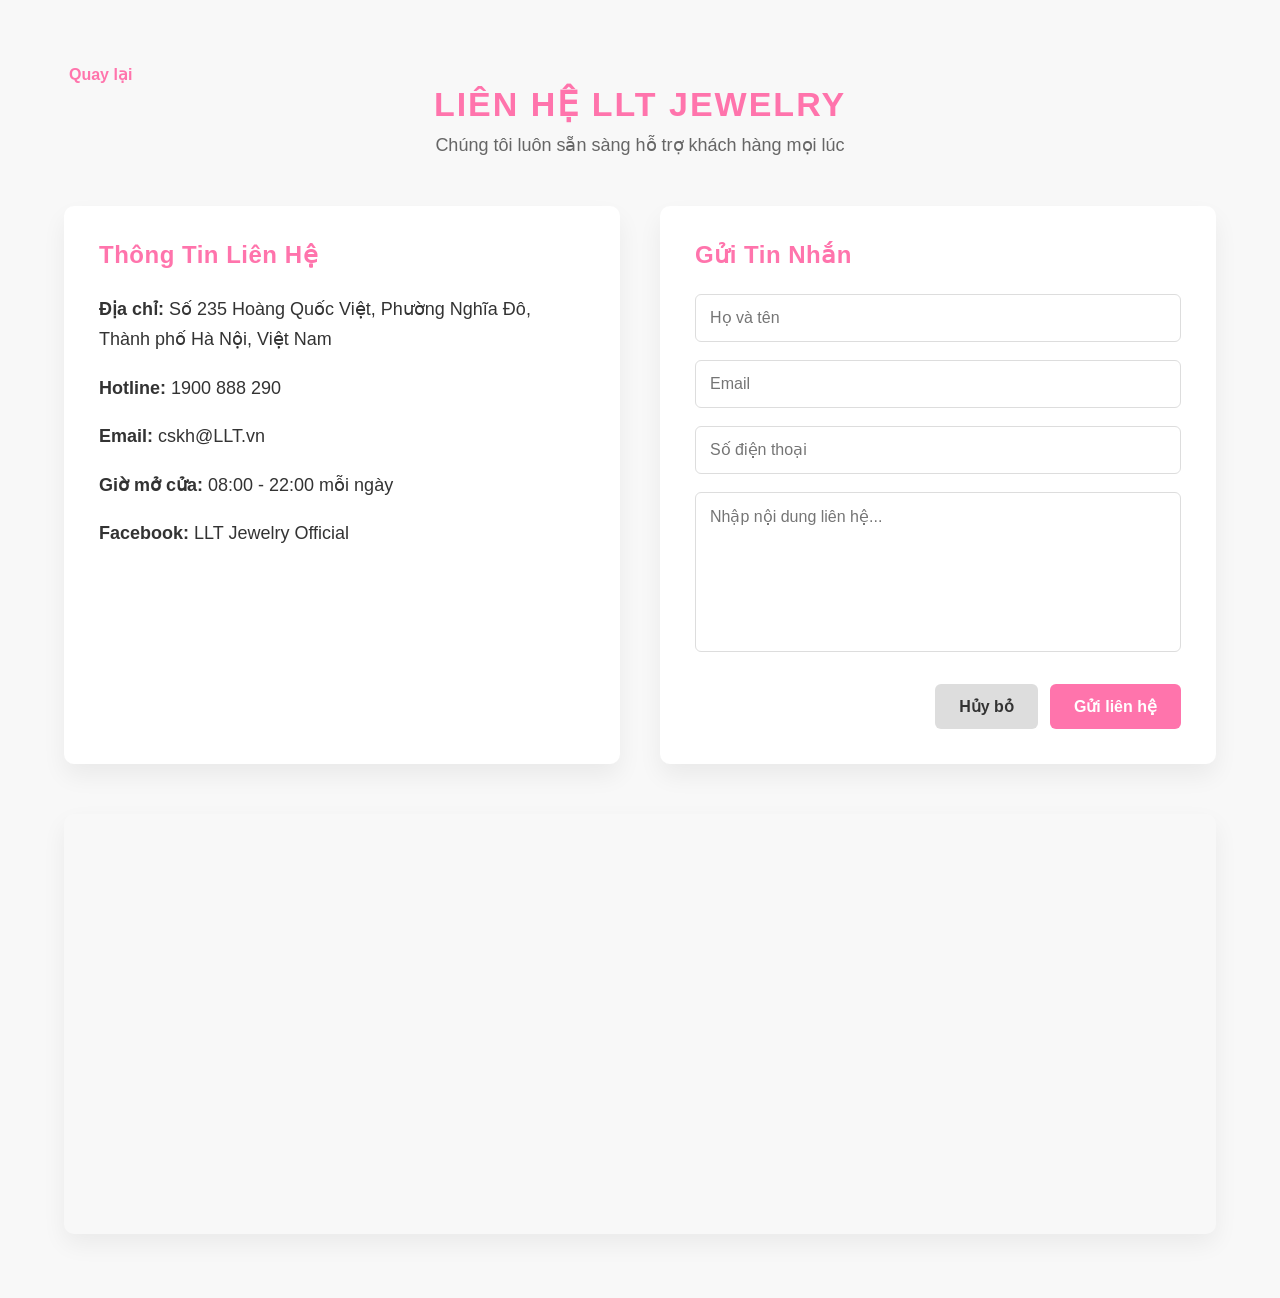
<file: contact.html>
<!DOCTYPE html>
<html lang="vi">
<head>
    <meta charset="UTF-8">
    <meta name="viewport" content="width=device-width, initial-scale=1.0">
    <title>Liên Hệ - LLT Jewelry</title>
    <link rel="stylesheet" href="css/contact.css">
</head>

<body>

<section class="container">
     <!-- NÚT QUAY LẠI -->
    <div class="breadcrumb">
        <a href="product.html" class="Come-back">
            <ion-icon name="arrow-back-outline"></ion-icon> Quay lại
        </a>
</div>
    <div class="title">
        <h2>Liên Hệ LLT Jewelry</h2>
        <p>Chúng tôi luôn sẵn sàng hỗ trợ khách hàng mọi lúc</p>
    </div>

    <div class="contact-box">

        <div class="contact-info">
            <h3>Thông Tin Liên Hệ</h3>
            <p><strong>Địa chỉ:</strong> Số 235 Hoàng Quốc Việt, Phường Nghĩa Đô, Thành phố Hà Nội, Việt Nam</p>
            <p><strong>Hotline:</strong> 1900 888 290</p>
            <p><strong>Email:</strong> cskh@LLT.vn</p>
            <p><strong>Giờ mở cửa:</strong> 08:00 - 22:00 mỗi ngày</p>
            <p><strong>Facebook:</strong> LLT Jewelry Official</p>
        </div>

        <div class="contact-form">
            <h3>Gửi Tin Nhắn</h3>
            <form>
                <input type="text" placeholder="Họ và tên">
                <input type="email" placeholder="Email">
                <input type="text" placeholder="Số điện thoại">
                <textarea placeholder="Nhập nội dung liên hệ..."></textarea>
                <div class="btn-group">
                    <button type="reset" class="cancel-btn">Hủy bỏ</button>
                    <button type="submit" class="send-btn">Gửi liên hệ</button>
                </div>
            </form>
        </div>

    </div>

    <div class="map">
        <iframe
            src="https://www.google.com/maps/embed?pb=!1m18!1m12!1m3!1d3723.6439090418717!2d105.78291137508137!3d21.04692948060696!2m3!1f0!2f0!3f0!3m2!1i1024!2i768!4f13.1!3m3!1m2!1s0x3135abb158a2305d%3A0x5c357d21c785ea3d!2sElectric%20Power%20University!5e0!3m2!1sen!2s!4v1777901581048!5m2!1sen!2s"
           style="border:0;"
            loading="lazy"
            allowfullscreen=""
            referrerpolicy="no-referrer-when-downgrade">
        </iframe>
    </div>

</section>

</body>
</html>
</file>
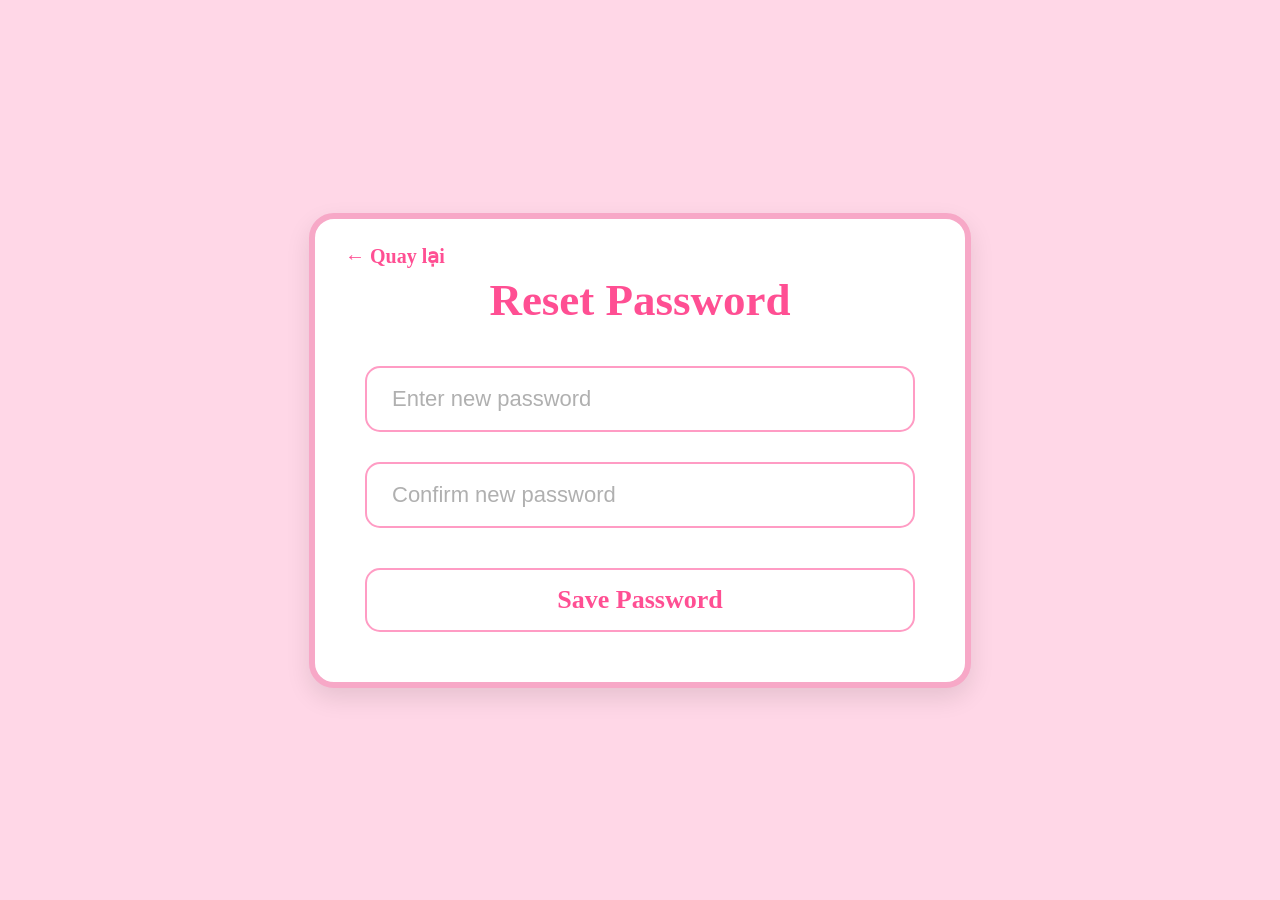
<file: forgot.html>
<!DOCTYPE html>
<html lang="vi">
<head>
    <meta charset="UTF-8">
    <meta name="viewport" content="width=device-width, initial-scale=1.0">
    <title>Reset Password</title>
    <style>
        body {
            margin: 0;
            padding: 0;
            display: flex;
            justify-content: center;
            align-items: center;
            height: 100vh;
            background-color: #ffd7e7; 
            font-family: "Times New Roman", Times, serif; 
        }

        .reset-container {
            background-color: white;
            padding: 30px 50px 50px 50px;
            border-radius: 25px; 
            box-shadow: 0 10px 25px rgba(0, 0, 0, 0.1);
            width: 550px;
            text-align: center;
            position: relative;
            border: 6px solid #f7a8c7;
        }

        .back-link {
            position: absolute;
            top: 25px;
            left: 30px;
            text-decoration: none;
            color: #ff4f93; 
            font-size: 20px;
            font-weight: bold;
            display: flex;
            align-items: center;
        }

        .back-link:hover {
            color: #ff2f7d;
        }

        h2 {
            color: #ff4f93;
            margin-bottom: 40px;
            margin-top: 25px;
            font-size: 45px; 
            font-weight: bold;
        }

        input[type="password"] {
            width: 100%;
            padding: 18px 25px;
            margin-bottom: 30px;
            border: 2px solid #ff9cc4;
            border-radius: 15px;
            box-sizing: border-box;
            outline: none;
            font-size: 22px;
            color: #a0a0a0;
        }

        input::placeholder {
            color: #b0b0b0;
            font-style: normal;
        }

        .save-btn {
            width: 100%;
            padding: 15px;
            background-color: white;
            border: 2px solid #ff9cc4;
            color: #ff4f93;
            border-radius: 15px;
            cursor: pointer;
            font-size: 26px;
            font-weight: bold;
            margin-top: 10px;
            transition: 0.3s;
            font-family: "Times New Roman", Times, serif;
        }

        .save-btn:hover {
            background-color: #fff0f5;
            box-shadow: 0 0 10px rgba(255, 156, 196, 0.5);
        }
    </style>
</head>
<body>

    <div class="reset-container">
        <a href="login.html" class="back-link">← Quay lại</a>

        <h2>Reset Password</h2>

        <form>
            <input type="password" placeholder="Enter new password" required>
            <input type="password" placeholder="Confirm new password" required>
            
            <button type="submit" class="save-btn">Save Password</button>
        </form>
    </div>

</body>
</html>
</file>
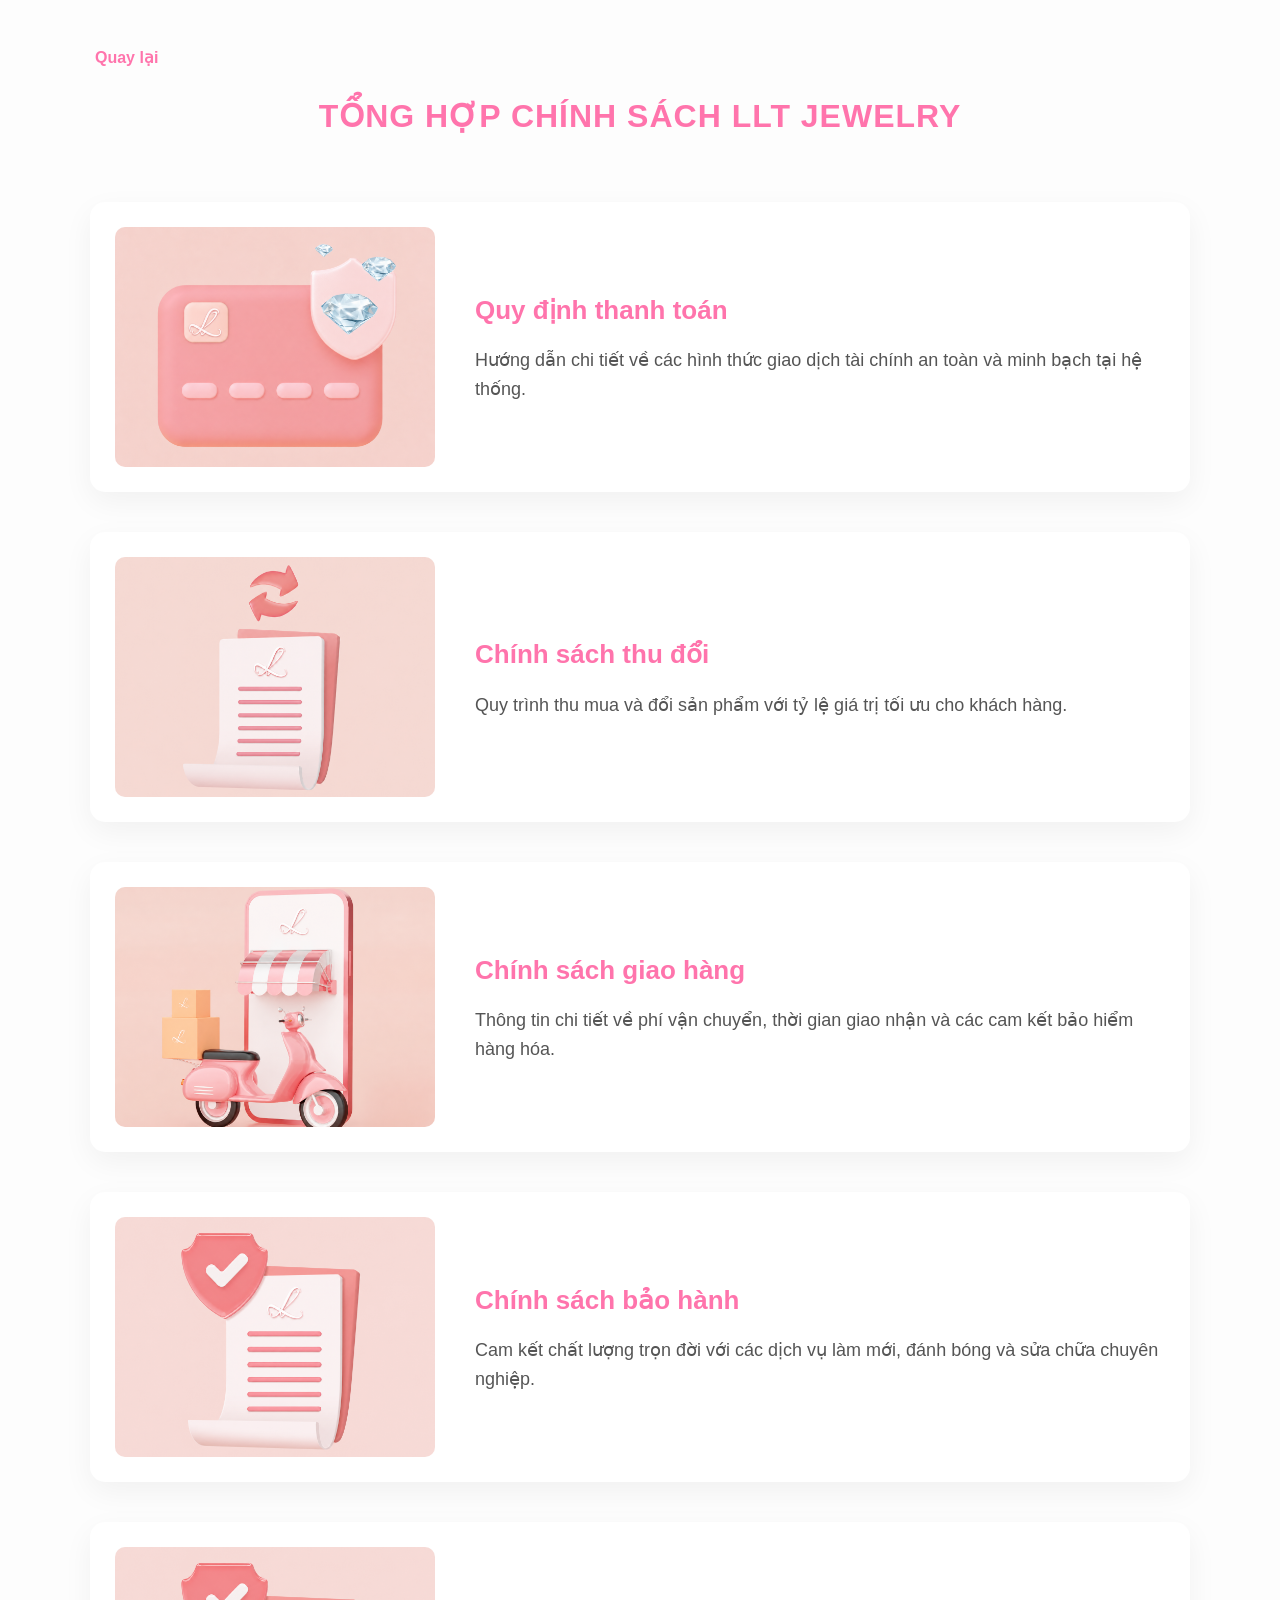
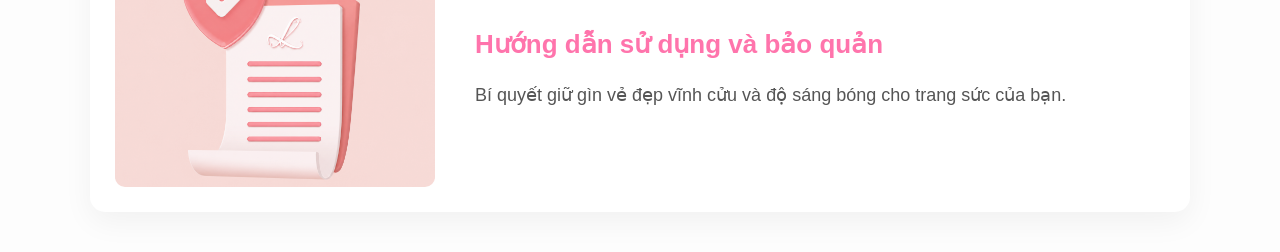
<file: service.html>
<!DOCTYPE html>
<html lang="vi">
<head>
    <meta charset="UTF-8">
    <meta name="viewport" content="width=device-width, initial-scale=1.0">
    <title>Dịch Vụ - LLT Jewelry</title>
    <link rel="stylesheet" href="css/service.css">
</head>
<body>
    
<main class="container">
     <div class="breadcrumb">
        <a href="product.html" class="Come-back">
            <ion-icon name="arrow-back-outline"></ion-icon> Quay lại
        </a>
    </div>
    
    <div id="main-list">
        <div class="top-header">
            <h2>Tổng hợp chính sách LLT Jewelry</h2>
        </div>

        <div class="policy-grid">
            
            <section class="policy-item">
                <div class="policy-img" onclick="showPolicy('thanh-toan')">
                    <img src="img/dv1.jpg" alt="Thanh toán">
                </div>
                <div class="policy-info">
                    <h3 onclick="showPolicy('thanh-toan')">Quy định thanh toán</h3>
                    <p>Hướng dẫn chi tiết về các hình thức giao dịch tài chính an toàn và minh bạch tại hệ thống.</p>
                </div>
            </section>

            
            <section class="policy-item">
                <div class="policy-img" onclick="showPolicy('thu-doi')">
                    <img src="img/dv4.jpg" alt="Thu đổi">
                </div>
                <div class="policy-info">
                    <h3 onclick="showPolicy('thu-doi')">Chính sách thu đổi</h3>
                    <p>Quy trình thu mua và đổi sản phẩm với tỷ lệ giá trị tối ưu cho khách hàng.</p>
                </div>
            </section>

            
            <section class="policy-item">
                <div class="policy-img" onclick="showPolicy('giao-hang')">
                    <img src="img/dv2.jpg" alt="Giao hàng">
                </div>
                <div class="policy-info">
                    <h3 onclick="showPolicy('giao-hang')">Chính sách giao hàng</h3>
                    <p>Thông tin chi tiết về phí vận chuyển, thời gian giao nhận và các cam kết bảo hiểm hàng hóa.</p>
                </div>
            </section>

            
            <section class="policy-item">
                <div class="policy-img" onclick="showPolicy('bao-hanh')">
                    <img src="img/dv3.jpg" alt="Bảo hành">
                </div>
                <div class="policy-info">
                    <h3 onclick="showPolicy('bao-hanh')">Chính sách bảo hành</h3>
                    <p>Cam kết chất lượng trọn đời với các dịch vụ làm mới, đánh bóng và sửa chữa chuyên nghiệp.</p>
                </div>
            </section>

            
            <section class="policy-item">
                <div class="policy-img" onclick="showPolicy('huong-dan')">
                    <img src="img/dv3.jpg" alt="Bảo quản">
                </div>
                <div class="policy-info">
                    <h3 onclick="showPolicy('huong-dan')">Hướng dẫn sử dụng và bảo quản</h3>
                    <p>Bí quyết giữ gìn vẻ đẹp vĩnh cửu và độ sáng bóng cho trang sức của bạn.</p>
                </div>
            </section>
        </div>
    </div>

    
    <div id="detail-view">
        <span class="back-nav" onclick="hidePolicy()">← Quay lại danh sách</span>
        <div id="detail-content" class="content-body"></div>
    </div>

</main>

<script>
    const policies = {
        'giao-hang': `
            <h1>Chính sách giao hàng</h1>
            <h2>PHÍ VẬN CHUYỂN</h2>
            <div class="table-responsive">
                <table class="styled-table">
                    <thead>
                        <tr>
                            <th>Đơn hàng</th>
                            <th colspan="2">Nội thành (Áp dụng tại Hà Nội, Hồ Chí Minh)</th>
                            <th>Ngoại thành + Tỉnh</th>
                        </tr>
                    </thead>
                    <tbody>
                        <tr>
                            <td class="text-left"><b>Thời gian</b></td>
                            <td>Tiêu chuẩn (1 - 3 ngày)</td>
                            <td>Hoả tốc (*) (Giao hàng 2h - Áp dụng trong giờ hành chính)</td>
                            <td>Tiêu chuẩn (3 - 5 ngày)</td>
                        </tr>
                        <tr>
                            <td class="text-left"><b>Chi phí</b></td>
                            <td>Miễn phí vận chuyển</td>
                            <td>Miễn phí vận chuyển</td>
                            <td>Miễn phí vận chuyển</td>
                        </tr>
                        <tr>
                            <td class="text-left"><b>COD (Giao hàng thu tiền)</b></td>
                            <td>Có áp dụng</td>
                            <td>Có áp dụng</td>
                            <td>Có áp dụng</td>
                        </tr>
                    </tbody>
                </table>
            </div>

            <p>(*) Đối với ship Hỏa tốc:</p>
            <ul>
                <li>Dưới 10km: &lt; 2h</li>
                <li>Trên 10km - &lt; 25km: 4h</li>
            </ul>

            <h3 style="text-align: center;">Thời Gian Giao Hàng Hỏa Tốc</h3>
            <div class="table-responsive">
                <table class="styled-table">
                    <thead>
                        <tr>
                            <th>Thời Gian Đặt Hàng</th>
                            <th>Thời Gian Nhận Hàng</th>
                        </tr>
                    </thead>
                    <tbody>
                        <tr>
                            <td>Trước 09:00</td>
                            <td>Trước 11:00 cùng ngày</td>
                        </tr>
                        <tr>
                            <td>Từ 09:00 - 16:00</td>
                            <td>Nhận hàng trong vòng 2h</td>
                        </tr>
                        <tr>
                            <td>Sau 16:00</td>
                            <td>Trước 11:00 ngày kế tiếp</td>
                        </tr>
                    </tbody>
                </table>
            </div>

            <h3 style="color: #f26d63;">Một số trường hợp đặc biệt trong chính sách vận chuyển cụ thể:</h3>
            <ul>
                <li>Với sản phẩm được giảm giá, giá trị đơn hàng được tính giá trị sau khi giảm giá.</li>
                <li>Giá cước vận chuyển phụ thuộc vào khoảng cách địa lý. Nhân viên sẽ thông báo đến khách hàng trước khi vận chuyển trong trường hợp khách là người thanh toán phí vận chuyển.</li>
                <li>Thời gian không bao gồm đặt mới, chỉnh sửa sản phẩm.</li>
                <li>Thời gian vận chuyển có thể sớm hoặc muộn hơn một vài ngày tùy thuộc vào điều kiện khách quan.</li>
            </ul>

            <h2>BẢO HIỂM HÀNG HOÁ</h2>
            <p>Tất cả các sản phẩm LLT Jewelry gửi đến cho khách hàng thông qua đối tác vận chuyển đều được LLT Jewelry mua bảo hiểm và đảm bảo đền bù 100% giá trị hàng hoá nếu đơn hàng bị thất lạc.</p>
            <p><b>*** Lưu ý:</b></p>
            <ul>
                <li>Khi lên đơn giao hàng đảm bảo, LLT Jewelry có để chế độ đồng kiểm hàng với bên giao hàng. Khách hàng vui lòng quay video trong quá trình nhận và mở hàng kiểm tra, không nhận nếu thấy gói hàng có dấu hiệu bất thường.</li>
                <li>Các khiếu nại/ thiếu sản phẩm, nếu không có video sẽ không thể xác định nguyên nhân sai/ thiếu hàng do LLT Jewelry hay do đơn vị vận chuyển thì LLT Jewelry sẽ không giải quyết.</li>
            </ul>
            <p>Phân định trách nhiệm của thương nhân, tổ chức cung ứng dịch vụ logistics về cung cấp chứng từ hàng hóa trong quá trình giao nhận.</p>

            <h3>Nghĩa vụ của bên vận chuyển</h3>
            <ul>
                <li>Bảo đảm vận chuyển tài sản đầy đủ, an toàn đến địa điểm đã định, theo đúng thời hạn.</li>
                <li>Giao tài sản cho người có quyền nhận.</li>
                <li>Chịu chi phí liên quan đến việc chuyên chở tài sản, trừ trường hợp có thỏa thuận khác.</li>
                <li>Mua bảo hiểm trách nhiệm dân sự theo quy định của pháp luật.</li>
                <li>Bồi thường thiệt hại cho bên thuê vận chuyển trong trường hợp bên vận chuyển để mất, hư hỏng tài sản, trừ trường hợp có thỏa thuận khác hoặc pháp luật có quy định khác.</li>
            </ul>

            <h3>Quyền của bên vận chuyển</h3>
            <ul>
                <li>Kiểm tra sự xác thực của tài sản, của vận đơn hoặc chứng từ vận chuyển tương đương khác.</li>
                <li>Từ chối vận chuyển tài sản không đúng với loại tài sản đã thỏa thuận trong hợp đồng.</li>
                <li>Yêu cầu bên thuê vận chuyển thanh toán đủ cước phí vận chuyển đúng thời hạn.</li>
                <li>Từ chối vận chuyển tài sản cấm giao dịch, tài sản có tính chất nguy hiểm, độc hại, nếu bên vận chuyển.</li>
            </ul>

            <h3>Nghĩa vụ của bên thuê vận chuyển</h3>
            <ul>
                <li>Trả đủ tiền cước phí vận chuyển cho bên vận chuyển theo đúng thời hạn, phương thức đã thỏa thuận.</li>
                <li>Cung cấp thông tin cần thiết liên quan đến tài sản vận chuyển để bảo đảm an toàn cho tài sản vận chuyển.</li>
                <li>Trông coi tài sản trên đường vận chuyển, nếu có thỏa thuận. Trường hợp bên thuê vận chuyển trông coi tài sản mà tài sản bị mất, hư hỏng thì không được bồi thường.</li>
            </ul>

            <h3>Quyền của bên thuê vận chuyển</h3>
            <ul>
                <li>Yêu cầu bên vận chuyển chuyên chở tài sản đến đúng địa điểm, thời điểm đã thỏa thuận.</li>
                <li>Trực tiếp hoặc chỉ định người thứ ba nhận lại tài sản đã thuê vận chuyển.</li>
            </ul>

            <h3>Trách nhiệm bồi thường thiệt hại</h3>
            <ul>
                <li>Bên vận chuyển phải bồi thường thiệt hại cho bên thuê vận chuyển nếu để tài sản bị mất hoặc hư hỏng.</li>
                <li>Bên thuê vận chuyển phải bồi thường thiệt hại cho bên vận chuyển và người thứ ba về thiệt hại do tài sản vận chuyển có tính chất nguy hiểm, độc hại mà không có biện pháp đóng gói, bảo đảm an toàn trong quá trình vận chuyển.</li>
                <li>Trường hợp bất khả kháng dẫn đến tài sản vận chuyển bị mất, hư hỏng hoặc bị hủy hoại trong quá trình vận chuyển thì bên vận chuyển không phải chịu trách nhiệm bồi thường thiệt hại, trừ trường hợp có thỏa thuận khác hoặc pháp luật có quy định khác.</li>
            </ul>
            
            <p><b>Mọi thông tin thắc mắc quý khách vui lòng liên hệ hotline 1900 888 290</b></p>
        `,
        'thanh-toan': `
            <h1>Quy định thanh toán</h1>
            <p>Nhằm đảm bảo các giao dịch mua bán vàng tại LLT Jewelry được <b>an toàn, minh bạch và tuân thủ quy định</b> của Nhà nước theo <b>Nghị định số 232/2025/NĐ-CP</b>, LLT Jewelry trân trọng thông báo đến Quý khách những hướng dẫn sau:</p>
            
            <h2>1. Nguyên tắc chung:</h2>
            <ul>
                <li>Tổng giá trị giao dịch trong ngày của mỗi khách hàng (<b>bao gồm mua, bán và đặt cọc</b>) được tính gộp trên toàn hệ thống LLT Jewelry.</li>
                <li>LLT Jewelry sẽ <b>xuất hóa đơn chính thức và đối chiếu thông tin căn cước (CCCD/Passport)</b> theo quy định pháp luật.</li>
                <li>Nếu <b>tổng giá trị giao dịch trong ngày từ 20 triệu đồng trở lên</b>, Quý khách vui lòng thực hiện thanh toán bằng hình thức chuyển khoản, từ tài khoản ngân hàng chính chủ của mình đến tài khoản của LLT Jewelry.</li>
            </ul>

            <h2>2. Hình thức thanh toán:</h2>
            <p>Đối với giao dịch có tổng giá trị từ <b>20.000.000 đồng trở lên (trong 01 ngày/01 khách hàng)</b>, Quý khách vui lòng thực hiện thanh toán thông qua <b>tài khoản thanh toán của khách hàng và tài khoản thanh toán của Công ty</b>.</p>

            <div class="table-responsive">
                <table class="styled-table">
                    <thead>
                        <tr>
                            <th>Áp dụng</th>
                            <th>KHÔNG áp dụng</th>
                        </tr>
                    </thead>
                    <tbody>
                        <tr>
                            <td class="text-left">
                                <ul class="table-list">
                                    <li>Chuyển khoản trực tiếp từ tài khoản ngân hàng chính chủ qua ứng dụng ngân hàng hoặc ủy nhiệm chi.</li>
                                    <li>Apple Pay / Samsung Pay <b>liên kết với thẻ ghi nợ (Debit)</b> của khách hàng.</li>
                                    <li>Thẻ ghi nợ (<b>Debit Card, ATM</b>).</li>
                                </ul>
                            </td>
                            <td class="text-left">
                                <ul class="table-list">
                                    <li>Thẻ tín dụng (Credit Card), thẻ trả trước (Prepaid).</li>
                                    <li>Ví điện tử (MOMO, ZALOPAY, VNPAY, PAYOO,...).</li>
                                    <li>Thanh toán qua ví trung gian (COD, trung tâm thương mại thu hộ,...).</li>
                                    <li>Phiếu quà tặng LLT Jewelry (cash/e-voucher).</li>
                                    <li>Apple Pay / Samsung Pay liên kết <b>với thẻ tín dụng (Credit)</b>.</li>
                                </ul>
                            </td>
                        </tr>
                    </tbody>
                </table>
            </div>

            <ul>
                <li>Đối với giao dịch có tổng giá trị <b>dưới 20.000.000 đồng (trong 01 ngày/01 khách hàng)</b>, Quý khách vẫn có thể <b>thanh toán linh hoạt</b> bằng các hình thức thanh toán theo quy định của LLT Jewelry.</li>
            </ul>

            <h2>3. Quy định thanh toán qua tài khoản ngân hàng</h2>
            <ul>
                <li>Khách hàng phải <b>thanh toán bằng tài khoản ngân hàng chính chủ</b>, trùng khớp với <b>thông tin người đặt hàng và thông tin xuất hóa đơn</b>.</li>
                <li>Trường hợp <b>thanh toán bằng tài khoản không chính chủ</b>, LLT Jewelry sẽ thực hiện <b>hoàn tiền theo quy định</b>, trong thời gian <b>07-15 ngày làm việc</b>.</li>
            </ul>
            <p>Nếu Quý khách cần được hướng dẫn thêm, vui lòng liên hệ <span class="highlight-red">Hotline: 1900 888 290 (Phím 1)</span>.</p>

            <h2>4. Quy định thanh toán trước đối với các đơn giao hàng tận nơi</h2>
            <p>Đối với sản phẩm vàng từ 20 triệu đồng hoặc đơn hàng vàng có tổng giá trị từ 20 triệu đồng trở lên:</p>
            <p>Theo Nghị định 232/2025/NĐ-CP, <b>khách hàng cần thanh toán 100% giá trị đơn hàng trước khi giao</b>, qua hình thức chuyển khoản từ tài khoản ngân hàng chính chủ (trùng khớp thông tin người đặt hàng và xuất hóa đơn) đến tài khoản của LLT Jewelry. </p>
        `,
        'thu-doi': `
            <h1>Chính sách thu đổi</h1>
            <p>Sẵn sàng hỗ trợ khách hàng nâng cấp sản phẩm mới với giá trị thu đổi tốt nhất thị trường.</p>
            
            <h2>1. Đối với Trang sức Bạc</h2>
            <ul>
                <li>Trang sức Bạc, vòng đá tổng hợp, vòng thạch anh tóc, chuỗi ngọc trai, phone sticker: <b>Không đổi hàng, không mua lại</b>.</li>
            </ul>

            <h2>2. Một số lưu ý quan trọng:</h2>
            <ul>
                <li>Thời gian Đổi hàng/ Mua lại được tính theo ngày làm việc của khối bán hàng.</li>
                <li>Giá Thu đổi được tính sau giá ưu đãi trên giấy đảm bảo vàng.</li>
                <li>Mọi giao dịch đổi hàng hoặc mua lại, nhân viên thực hiện giao dịch phải in 02 phiếu mua hàng (01 phiếu giao cho khách hàng).</li>
                <li>Trên phiếu mua hàng yêu cầu có thông tin cơ bản: Tên khách hàng, số điện thoại, số CCCD của khách hàng, chữ ký trên 02 phiếu (ghi rõ họ tên) của khách hàng và nhân viên thực hiện giao dịch.</li>
                <li>Sản phẩm được phép giao dịch Đổi hàng/ Mua lại khi có dấu, logo của công ty.</li>
                <li>Trường hợp sản phẩm không có logo công ty nhưng có giấy đảm bảo hoặc trích lục lịch sử mua hàng: Nhân viên gửi sản phẩm đến Trung tâm bảo hành để kiểm tra tuổi vàng và hình ảnh sản phẩm trước khi tiến hành mua lại theo quy chế.</li>
                <li>Trường hợp khách mang sản phẩm không phải của công ty: Nhân viên tư vấn khách mang sản phẩm qua Trung tâm bảo hành để định giá mua lại.</li>
            </ul>
        `,
        'bao-hanh': `
            <h1>Chính sách bảo hành</h1>
            <p>Tận tâm chăm sóc trang sức của bạn bền đẹp theo thời gian.</p>
            
            <h2>Bảng phí dịch vụ bảo hành và sửa chữa sản phẩm trang sức bạc</h2>
            <div class="table-responsive">
                <table class="styled-table">
                    <thead>
                        <tr>
                            <th rowspan="2">STT</th>
                            <th rowspan="2">Danh mục sửa chữa</th>
                            <th colspan="2">Biểu phí</th>
                        </tr>
                        <tr>
                            <th>0-12 tháng</th>
                            <th>Trên 12 tháng</th>
                        </tr>
                    </thead>
                    <tbody>
                        <tr>
                            <td>1</td>
                            <td class="text-left">Làm sạch tại cửa hàng</td>
                            <td colspan="2">Miễn phí trọn đời</td>
                        </tr>
                        <tr>
                            <td>2</td>
                            <td class="text-left">Đánh bóng và xi mới sản phẩm</td>
                            <td>Miễn phí lần đầu, từ lần 2 tính phí 50.000đ</td>
                            <td>Phí 50.000 đ</td>
                        </tr>
                        <tr>
                            <td>3</td>
                            <td class="text-left">Chỉnh size, nắn nhẫn</td>
                            <td>Miễn phí lần đầu, từ lần 2 tính phí 50.000đ</td>
                            <td>Phí 50.000 đ</td>
                        </tr>
                        <tr>
                            <td>4</td>
                            <td class="text-left">Khắc tên</td>
                            <td>Miễn phí lần đầu, từ lần 2 tính phí 30.000đ</td>
                            <td>Phí 30.000 đ</td>
                        </tr>
                        <tr>
                            <td>5</td>
                            <td class="text-left">Gắn đá trắng tròn</td>
                            <td>Miễn phí</td>
                            <td>Phí 30.000 đ/1 lần gắn<br>(chưa bao gồm phí đánh bóng, xi mới)</td>
                        </tr>
                        <tr>
                            <td>6</td>
                            <td class="text-left">Gắn đá baguette, đá hình, ngọc trai, xà cừ...</td>
                            <td colspan="2">Tính phí theo bảng giá đá</td>
                        </tr>
                        <tr>
                            <td>7</td>
                            <td class="text-left">Cắt dây, hàn</td>
                            <td>Miễn phí lần đầu, từ lần 2 tính phí 50.000đ</td>
                            <td>Phí 50.000 đ</td>
                        </tr>
                        <tr>
                            <td>8</td>
                            <td class="text-left">Thêm chi tiết</td>
                            <td colspan="2">Phí 50.000 đ</td>
                        </tr>
                    </tbody>
                </table>
            </div>

            <h2>LƯU Ý:</h2>
            <ul>
                <li><b>Thời gian sửa chữa:</b> 3 - 5 ngày làm việc.</li>
                <li>Đối với các hoạt động bảo hành, LLT Jewelry áp dụng <b>bảo hành điện tử</b> bằng việc tra cứu thông tin trên hệ thống phần mềm.</li>
            </ul>

            <h2>Dịch vụ cho trang sức vàng</h2>
            <ul>
                <li>Siêu âm làm sạch bằng máy chuyên dụng miễn phí trọn đời.</li>
                <li>Làm mới, xi mạ sản phẩm.</li>
                <li>Hỗ trợ kỹ thuật gắn lại đá tấm nếu bị rớt trong quá trình sử dụng và chỉnh sửa size nhẫn trong phạm vi kỹ thuật.</li>
            </ul>
        `,
        'huong-dan': `
            <h1>Hướng dẫn sử dụng & Bảo quản</h1>
            
            <h2>BÍ QUYẾT BẢO QUẢN TRANG SỨC</h2>
            <p>Trang sức không chỉ là món phụ kiện tôn lên vẻ đẹp, mà còn lưu giữ giá trị tinh thần của mỗi người. Tuy nhiên, để giữ được độ sáng bóng và hình dáng nguyên vẹn như thuở ban đầu, người sử dụng cần hiểu và áp dụng đúng cách bảo quản. Dưới đây là những hướng dẫn cần thiết giúp bạn giữ gìn trang sức vàng luôn như mới.</p>

            <h2>VỆ SINH ĐỊNH KỲ</h2>
            <p>Trang sức vàng sau mỗi lần sử dụng nên được lau sạch nhẹ nhàng bằng vải mềm để loại bỏ mồ hôi, dầu và bụi bẩn.</p>
            <p>Bạn có thể tự làm sạch trang sức tại nhà bằng cách:</p>
            <ul>
                <li>Pha nước ấm với một ít nước rửa chén.</li>
                <li>Ngâm trang sức trong khoảng 10-15 phút.</li>
                <li>Dùng bàn chải mềm chà nhẹ bề mặt, sau đó lau khô bằng khăn mềm.</li>
            </ul>
            <p><i>Lưu ý: Không sử dụng các chất tẩy mạnh như thuốc tẩy, axeton... vì chúng có thể làm mòn bề mặt vàng hoặc gây xỉn màu.</i></p>

            <h2>TRÁNH TIẾP XÚC VỚI HÓA CHẤT</h2>
            <p>Trang sức vàng rất nhạy cảm với hóa chất, kể cả những sản phẩm tưởng chừng vô hại như nước hoa hay kem dưỡng.</p>
            <p>Để tránh bị ăn mòn hoặc mất độ bóng, nên tháo trang sức khi: rửa tay, tắm hoặc bơi lội, làm việc nhà, trang điểm hoặc xịt nước hoa.</p>

            <h2>TRÁNH NHIỆT ĐỘ VÀ ÁNH SÁNG CAO</h2>
            <p>Nhiệt độ cao và ánh nắng trực tiếp có thể làm biến dạng trang sức, đặc biệt là các chi tiết tinh xảo hoặc những viên đá gắn kèm. Vì vậy, không nên để trang sức vàng ở những nơi có nhiệt độ cao như:</p>
            <ul>
                <li>Gần bếp hoặc các thiết bị tỏa nhiệt.</li>
                <li>Dưới ánh nắng mặt trời trong thời gian dài.</li>
                <li>Trong xe ô tô nóng, đặc biệt vào mùa hè.</li>
            </ul>

            <h2>BẢO QUẢN RIÊNG BIỆT</h2>
            <p>Trang sức nên được cất giữ một cách riêng biệt để tránh trầy xước do va chạm với nhau. Lựa chọn tốt nhất là sử dụng các hộp đựng chuyên dụng có lớp lót mềm.</p>
            <ul>
                <li>Trong trường hợp không có hộp riêng, có thể thay thế bằng túi zip nhỏ hoặc hộp vải nhung hoặc túi vải mềm.</li>
                <li>Tuyệt đối không để nhiều món trang sức chồng lên nhau trong cùng một hộp.</li>
            </ul>

            <h2>MANG SẢN PHẨM ĐẾN CỬA HÀNG ĐỂ LÀM SẠCH ĐỊNH KỲ</h2>
            <p>Từ 3 đến 6 tháng, bạn nên mang sản phẩm qua LLT Jewelry để làm sạch hoặc làm mới.</p>

            <h2>NHỮNG ĐIỀU CẦN TRÁNH KHI SỬ DỤNG</h2>
            <p>Có một số hành động tưởng như vô hại nhưng thực chất lại làm tổn hại trang sức vàng như:</p>
            <ul>
                <li>Đeo khi làm việc nặng dễ gây móp méo, trầy xước.</li>
                <li>Đeo khi ngủ có thể làm gãy móc hoặc biến dạng sản phẩm.</li>
                <li>Dùng nhiều món trang sức cùng lúc làm tăng khả năng cọ xát và hư hỏng.</li>
            </ul>

            <h3>Một số mẹo nhỏ giúp bạn sử dụng trang sức hiệu quả hơn:</h3>
            <ul>
                <li>Nên trang điểm, xịt nước hoa trước và đeo trang sức sau cùng.</li>
                <li>Nên tháo trang sức trước, sau đó mới tẩy trang hoặc rửa mặt.</li>
            </ul>
        `
    };

    function showPolicy(id) {
        document.getElementById('main-list').style.display = 'none';
        document.getElementById('detail-view').style.display = 'block';
        document.getElementById('detail-content').innerHTML = policies[id];
        window.scrollTo(0, 0);
    }

    function hidePolicy() {
        document.getElementById('main-list').style.display = 'block';
        document.getElementById('detail-view').style.display = 'none';
    }
</script>

</body>
</html>
</file>
<file: css/contact.css>
*{
    margin:0;
    padding:0;
    box-sizing:border-box;
    font-family: 'Segoe UI', Tahoma, Geneva, Verdana, sans-serif;
}

body{
    background:#f8f8f8;
}

.container{
    width:90%;
    max-width:1300px;
    margin:auto;
    padding:60px 0;
}
.Come-back {
    display: inline-flex;
    align-items: center;
    gap: 5px; 
    color: #ff74ac;
    font-size: 16px;
    font-weight: bold;
    text-decoration: none;
    transition: color 0.3s;
}

.title{
    text-align:center;
    margin-bottom:50px;
}

.title h2{
    font-size:34px;
    color:#ff74ac;
    margin-bottom:10px;
    text-transform: uppercase;
    font-weight: 700;
    letter-spacing: 2px;
}

.title p{
    font-size:18px;
    color:#666;
}

.contact-box{
    display:flex;
    gap:40px;
    flex-wrap:wrap;
}

.contact-info,
.contact-form{
    flex:1;
    min-width:320px;
    background:#fff;
    padding:35px;
    border-radius:10px;
    box-shadow:0 12px 25px rgba(0,0,0,0.06);
}

.contact-info h3,
.contact-form h3{
    font-size:24px;
    color:#ff74ac;
    margin-bottom:25px;
    font-weight: 700;
    letter-spacing: 0.5px;
}

.contact-info p{
    font-size:18px;
    color:#333;
    margin-bottom:18px;
    line-height:1.7;
}

.contact-form input,
.contact-form textarea{
    width:100%;
    padding:14px;
    border:1px solid #ddd;
    border-radius:6px;
    font-size:16px;
    margin-bottom:18px;
    outline:none;
    transition:0.3s;
}

.contact-form input:focus,
.contact-form textarea:focus{
    border-color:#ff74ac;
}

.contact-form textarea{
    height:160px;
    resize:none;
}

.btn-group{
    display:flex;
    justify-content:flex-end;
    gap:12px;
    margin-top:10px;
}

.btn-group button{
    border:none;
    padding:13px 24px;
    font-size:16px;
    border-radius:6px;
    cursor:pointer;
    transition:0.3s;
    font-weight: 600;
}

.cancel-btn{
    background:#ddd;
    color:#333;
}

.cancel-btn:hover{
    background:#c7c7c7;
}

.send-btn{
    background:#ff74ac;
    color:#fff;
}

.send-btn:hover{
    background:#ff74ac;
}

.map{
    margin-top:50px;
}

.map iframe{
    width:100%;
    height:420px;
    border:0;
    border-radius:10px;
    box-shadow:0 10px 25px rgba(0,0,0,0.06);
}

@media(max-width:900px){
    .title h2{ font-size:28px; }
    .contact-box{ flex-direction:column; }
    .contact-info, .contact-form{ padding:25px; }
    .contact-info h3, .contact-form h3{ font-size:22px; }
    .contact-info p{ font-size:16px; }
    .map iframe{ height:300px; }
}
</file>
<file: css/service.css>
* { 
    margin: 0; 
    padding: 0; 
    box-sizing: border-box; 
    font-family: 'Segoe UI', Arial, sans-serif; 
}

body { 
    background: #fdfdfd; 
    color: #1d2c4c; 
    line-height: 1.6; 
}

.container { 
    width: 90%; 
    max-width: 1100px; 
    margin: auto; 
    padding: 40px 0; 
}

.breadcrumb {
    margin-bottom: 20px;
}

.Come-back {
    display: inline-flex;
    align-items: center;
    gap: 5px; 
    color: #ff74ac;
    font-size: 16px;
    font-weight: bold;
    text-decoration: none;
    transition: color 0.3s;
}

/* Trang danh sách chính */
.top-header { 
    text-align: center; 
    margin-bottom: 60px; 
}

.top-header h2 { 
    font-size: 32px; 
    color: #ff74ac; 
    text-transform: uppercase; 
    letter-spacing: 1px; 
}

.policy-grid { 
    display: flex; 
    flex-direction: column; 
    gap: 40px; 
}

.policy-item {  
    display: flex;  
    gap: 40px;  
    background: #fff;  
    padding: 25px;  
    border-radius: 15px;  
    box-shadow: 0 10px 30px rgba(0,0,0,0.05);
    align-items: center;
    transition: transform 0.3s ease;
}

.policy-item:hover { 
    transform: translateY(-5px); 
}

.policy-img { 
    flex-shrink: 0; 
    cursor: pointer; 
}

.policy-img img {   
    width: 320px;   
    height: 240px;   
    object-fit: cover;   
    border-radius: 10px;   
    display: block;
}

.policy-info { 
    flex: 1; 
}

.policy-info h3 {  
    color: #ff74ac;  
    font-size: 26px;  
    margin-bottom: 15px;  
    cursor: pointer;
    transition: color 0.2s;
    display: inline-block;
}

.policy-info h3:hover { 
    color:#ff74ac; 
    text-decoration: underline; 
}

.policy-info p { 
    font-size: 18px; 
    color: #555; 
}

/* Trang chi tiết */
#detail-view { 
    display: none; 
    background: #fff; 
    padding: 40px; 
    border-radius: 15px; 
    box-shadow: 0 5px 25px rgba(0,0,0,0.05); 
}

.back-nav { 
    display: inline-block; 
    margin-bottom: 30px; 
    color: #666; 
    cursor: pointer; 
    font-weight: 600; 
    font-size: 18px; 
}

.back-nav:hover { 
    color: #ff74ac; 
}

.content-body h1 { 
    color:#ff74ac; 
    font-size: 28px; 
    margin-bottom: 20px; 
    border-bottom: 1px solid #eee; 
    padding-bottom: 15px; 
    line-height: 1.3; 
}

.content-body h2 { 
    color: #ff74ac; 
    font-size: 20px; 
    margin: 25px 0 15px; 
    font-weight: bold; 
    text-transform: uppercase; 
}

.content-body h3 { 
    color: #ff74ac; 
    font-size: 18px; 
    margin: 20px 0 10px; 
}

.content-body p { 
    margin-bottom: 15px; 
    font-size: 16px; 
}

.content-body ul { 
    padding-left: 20px; 
    margin-bottom: 20px; 
}

.content-body li { 
    margin-bottom: 10px; 
    list-style: disc; 
    font-size: 16px; 
}

/* CSS bổ sung để sửa lỗi thụt lề của danh sách lồng trong table */
.table-list {
    padding-left: 25px !important;
    margin-bottom: 0 !important;
}

.table-list li {
    list-style: disc !important;
    margin-bottom: 5px !important;
    text-align: left !important;
}

/* Bảng quy định */
.styled-table { 
    width: 100%; 
    border-collapse: collapse; 
    margin: 25px 0; 
    font-size: 15px; 
}

.styled-table th, .styled-table td { 
    border: 1px solid #eee; 
    padding: 15px; 
    text-align: left; 
    vertical-align: middle; 
}

.styled-table th { 
    color: #333; 
    font-weight: bold; 
    text-align: center; 
    background: #f9f9f9; 
}

.styled-table td { 
    text-align: center; 
}

.styled-table .text-left { 
    text-align: left; 
}

.highlight-red { 
    color: #ff74ac; 
    font-weight: bold; 
}

/* Khung bọc chống tràn viền bảng khi co nhỏ màn hình */
.table-responsive {
    width: 100%;
    overflow-x: auto;
    -webkit-overflow-scrolling: touch;
    margin: 25px 0;
}

/* Responsive mượt cho Mobile */
@media(max-width: 900px) {
    .container {
        width: 95%;
        padding: 20px 0;
    }
    .top-header {
        margin-bottom: 30px;
    }
    .top-header h2 {
        font-size: 24px;
    }
    .policy-item { 
        flex-direction: column; 
        text-align: center; 
        gap: 20px;
        padding: 15px;
    }
    .policy-img img { 
        width: 100%; 
        height: auto; 
        max-width: 400px;
    }
    .policy-info h3 {
        font-size: 20px;
    }
    .policy-info p {
        font-size: 15px;
    }
    #detail-view {
        padding: 20px;
    }
    .styled-table { 
        width: 100%;
        margin: 0;
    }
    .styled-table th, .styled-table td {
        padding: 10px;
        font-size: 13px;
    }
}
</file>
